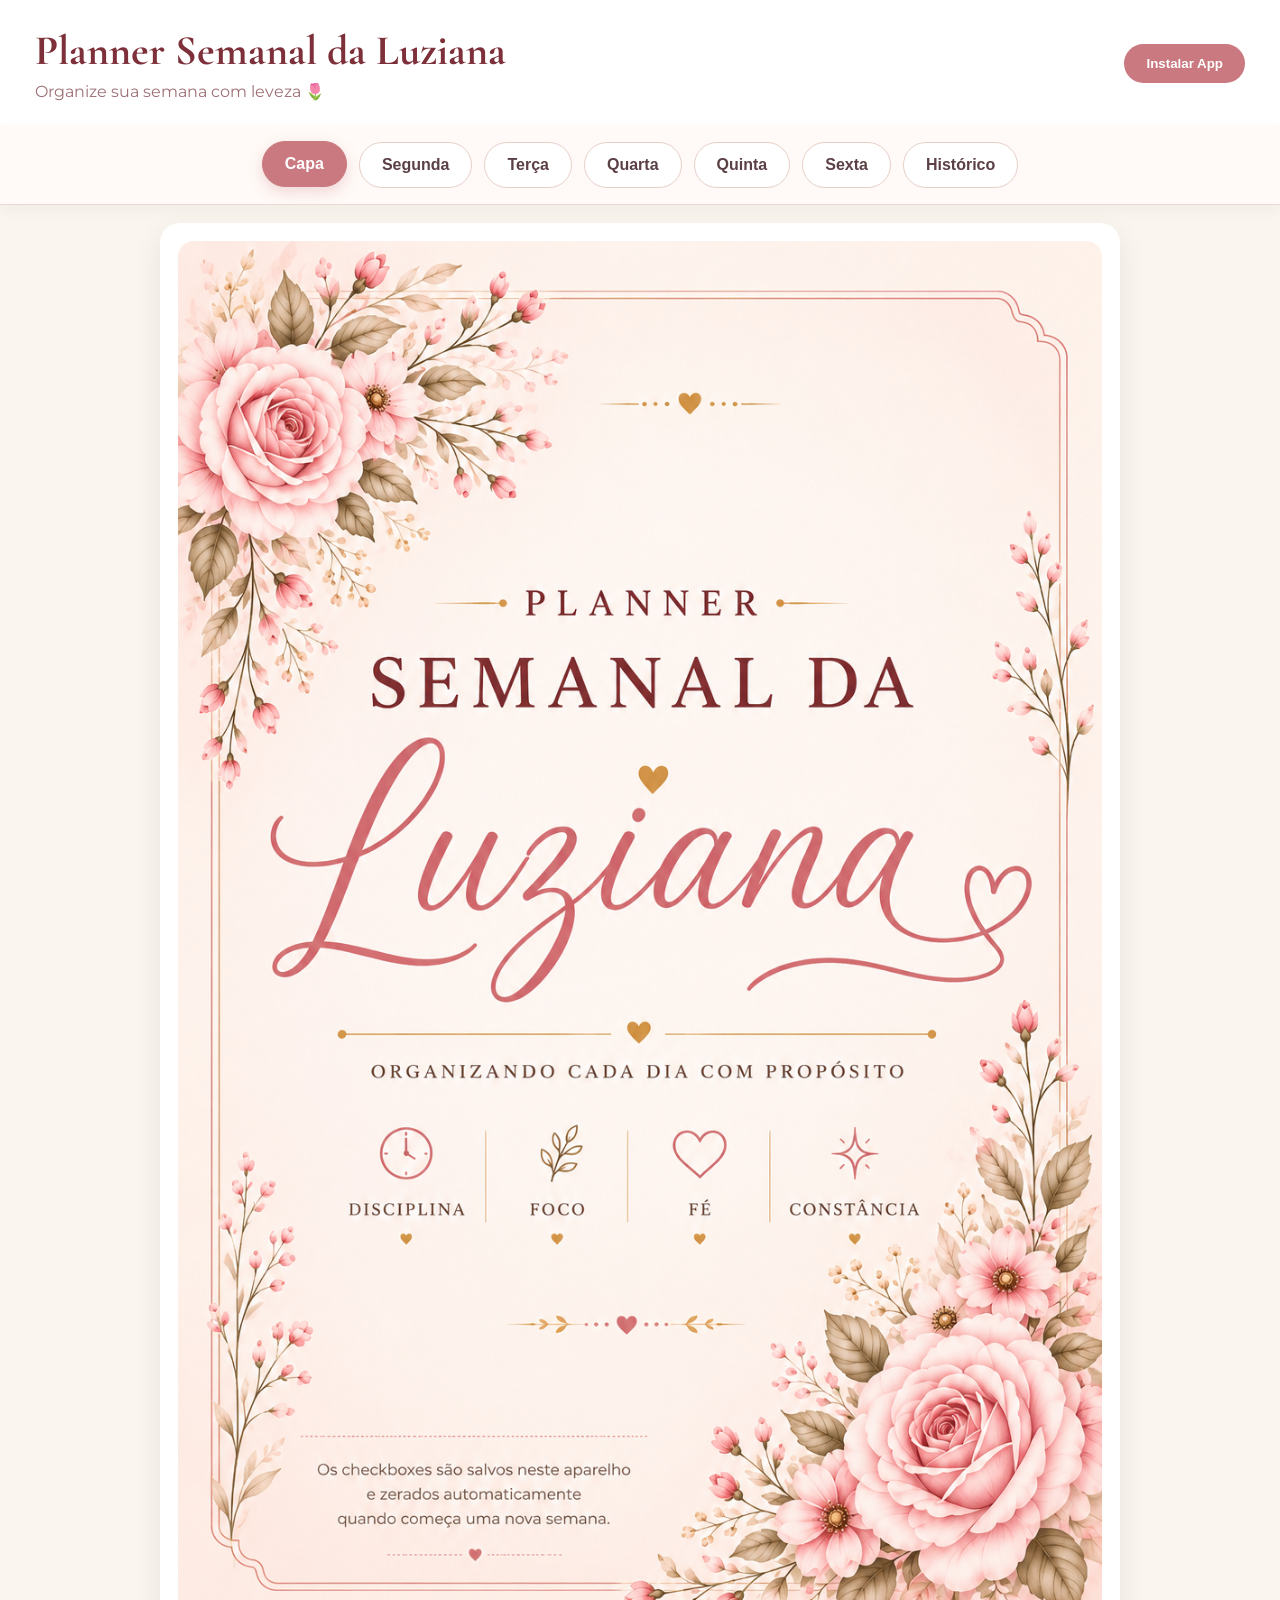
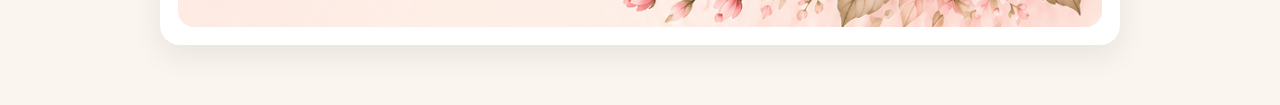
<file: index.html>
<!DOCTYPE html>
<html lang="pt-BR">

<head>

<meta charset="UTF-8">
<meta name="viewport" content="width=device-width, initial-scale=1.0">

<title>Planner Semanal da Luziana</title>

<link rel="manifest" href="manifest.webmanifest">

<meta name="theme-color" content="#c9797f">

<link rel="preconnect" href="https://fonts.googleapis.com">

<link rel="preconnect" href="https://fonts.gstatic.com" crossorigin>

<link href="https://fonts.googleapis.com/css2?family=Cormorant+Garamond:wght@700&family=Montserrat:wght@400;500;600&display=swap" rel="stylesheet">

<link rel="stylesheet" href="style.css">
</head>

<body>

<header class="topbar">

<div class="logo">
<h1>Planner Semanal da Luziana</h1>
<span>Organize sua semana com leveza 🌷</span>
</div>

<button class="install-btn" id="installBtn">
Instalar App
</button>

</header>

<nav class="days-nav">

<button class="day active" data-day="capa">Capa</button>
<button class="day" data-day="segunda">Segunda</button>
<button class="day" data-day="terca">Terça</button>
<button class="day" data-day="quarta">Quarta</button>
<button class="day" data-day="quinta">Quinta</button>
<button class="day" data-day="sexta">Sexta</button>
<button class="day" data-day="historico">Histórico</button>

</nav>

<main id="app">

</main>

<button id="addTaskBtn">
+
</button>
<script src="app.js"></script>

</body>

</html>
</file>
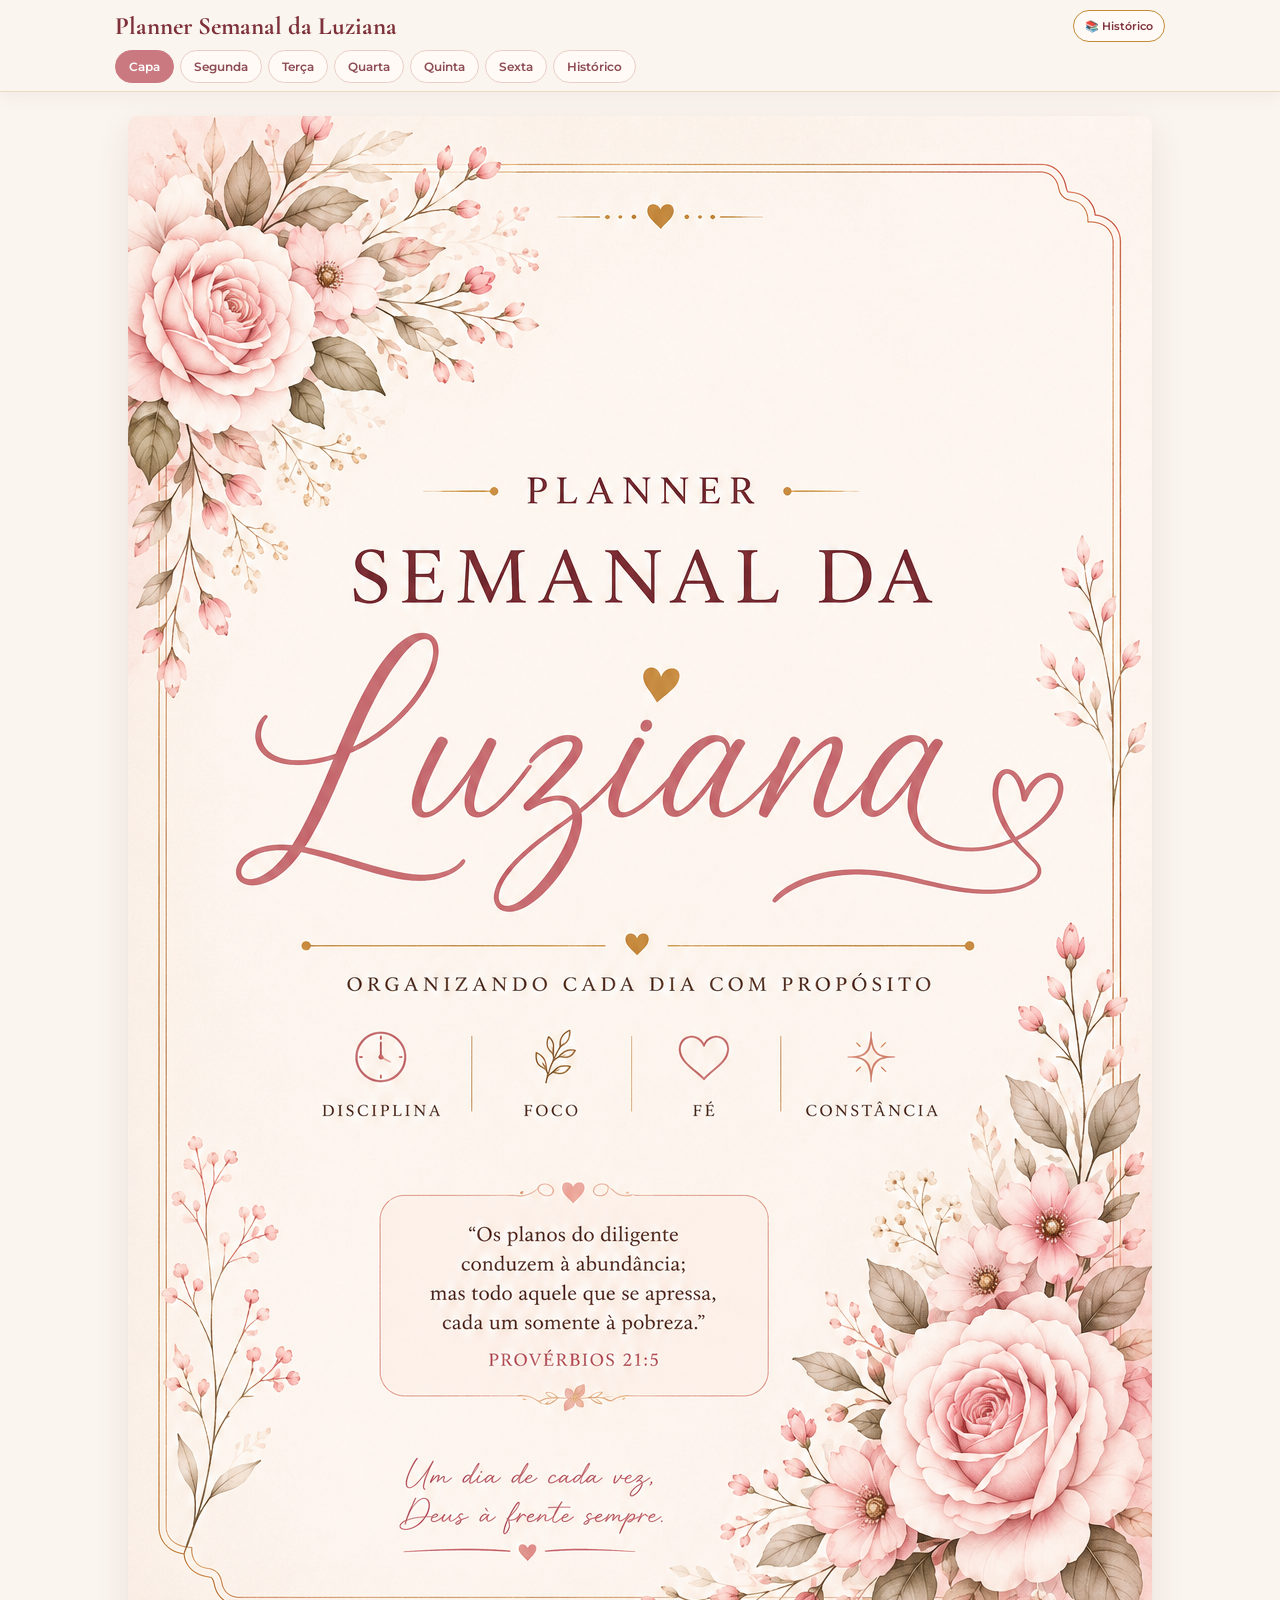
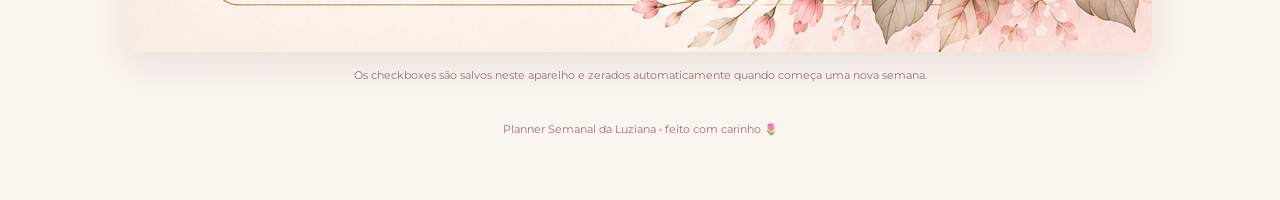
<file: index-v1-backup.html>
<!doctype html>
<html lang="pt-BR">
<head>
<meta charset="utf-8">
<meta name="viewport" content="width=device-width,initial-scale=1,viewport-fit=cover">
<meta name="theme-color" content="#c9797f">
<meta name="apple-mobile-web-app-capable" content="yes">
<meta name="apple-mobile-web-app-status-bar-style" content="default">
<meta name="apple-mobile-web-app-title" content="Planner Luziana">
<link rel="manifest" href="manifest.webmanifest">
<link rel="icon" href="assets/icon-192.png">
<title>Planner Semanal da Luziana</title>

<style>
@import url('https://fonts.googleapis.com/css2?family=Cormorant+Garamond:wght@600;700&family=Montserrat:wght@500;600&display=swap');
:root{--rose:#c9797f;--rose2:#f3d9db;--wine:#7d3039;--gold:#c28b36;--cream:#fbf5ef;--white:#fffaf6;--text:#493338;--line:#e8cfc5}
*{box-sizing:border-box}
html,body{margin:0;background:var(--cream);color:var(--text)}
body{font-family:Montserrat,system-ui,sans-serif}
button,input{font:inherit}
.topbar{position:sticky;top:0;z-index:50;background:rgba(251,245,239,.96);backdrop-filter:blur(12px);border-bottom:1px solid rgba(194,139,54,.25);padding:10px 12px 8px;box-shadow:0 4px 18px rgba(80,45,45,.06)}
.brand{display:flex;justify-content:space-between;align-items:center;max-width:1050px;margin:auto;gap:10px}
.brand-title{font-family:"Cormorant Garamond",serif;color:var(--wine);font-size:23px;font-weight:700}
.brand-actions{display:flex;gap:6px;align-items:center}
.top-action,.install{border:1px solid var(--gold);background:var(--white);color:var(--wine);border-radius:999px;padding:8px 11px;font-weight:600;font-size:11px}
.install{display:none}
.tabs{max-width:1050px;margin:8px auto 0;display:flex;gap:6px;overflow:auto;scrollbar-width:none}
.tabs::-webkit-scrollbar{display:none}
.day-tab{flex:0 0 auto;border:1px solid var(--line);background:var(--white);color:#8c4a52;border-radius:999px;padding:8px 13px;font-size:12px;font-weight:600}
.day-tab.active{background:var(--rose);color:#fff;border-color:var(--rose)}
main{padding:16px 10px 30px}
.page{display:none;max-width:1050px;margin:auto}
.page.active{display:block}
.page-art{position:relative;width:min(100%,1024px);margin:auto;line-height:0}
.page-art img{display:block;width:100%;height:auto;border-radius:10px;box-shadow:0 12px 35px rgba(79,42,42,.10)}
.hitboxes{
  position:absolute;
  inset:0;
  z-index:50;
  pointer-events:none;
}

.hitbox{
  position:absolute;
  transform:translate(-50%,-50%);
  width:48px;
  height:48px;
  border:0;
  border-radius:10px;
  background:transparent;
  cursor:pointer;
  padding:0;
  touch-action:manipulation;
  pointer-events:auto;
  z-index:51;
}

.hitbox::after{
  content:"";
  position:absolute;
  inset:6px;
  border:2px solid transparent;
  border-radius:5px;
  pointer-events:none;
}

.hitbox.checked::after{
  border-color:var(--rose);
  background:rgba(255,255,255,.74);
}

.hitbox.checked::before{
  content:"✓";
  position:absolute;
  z-index:2;
  left:50%;
  top:50%;
  transform:translate(-50%,-55%);
  color:var(--rose);
  font-weight:800;
  font-size:22px;
  line-height:1;
  pointer-events:none;
}

.hitbox.hidden-task{
  display:none;
}
.page-tools{max-width:1024px;margin:10px auto 0;display:flex;flex-wrap:wrap;gap:7px}
.action-btn{border:1px solid var(--line);background:#fff;color:var(--wine);border-radius:12px;padding:9px 12px;font-weight:600;font-size:12px}
.action-btn.primary{background:var(--rose);color:#fff;border-color:var(--rose)}
.action-btn.danger{color:#9a3f48}
.action-btn:active,.top-action:active,.day-tab:active{transform:scale(.98)}
.progress-card{max-width:1024px;margin:12px auto 0;background:var(--rose2);border-radius:18px;padding:14px 16px;color:var(--wine)}
.progress-row{display:flex;justify-content:space-between;gap:10px;font-size:12px}
.progress-bar{height:9px;background:#fff;border-radius:999px;overflow:hidden;margin-top:9px}
.progress-fill{height:100%;width:0;background:var(--rose);border-radius:999px;transition:width .25s ease}
.progress-note{text-align:center;font-size:11px;margin-top:7px;color:#8f5a5d}
.extra-card{max-width:1024px;margin:12px auto 0;background:#fffaf6;border:1px solid var(--line);border-radius:18px;padding:14px}
.extra-title{color:var(--wine);font-family:"Cormorant Garamond",serif;font-size:20px;font-weight:700;margin-bottom:8px}
.extra-list{display:grid;gap:7px}
.extra-item{display:flex;align-items:center;gap:8px;border:1px solid #eadbd4;border-radius:12px;background:#fff;padding:8px}
.extra-check{width:22px;height:22px;accent-color:var(--rose);flex:0 0 auto}
.extra-name{flex:1;font-size:12px;color:#594347}
.extra-item.done .extra-name{text-decoration:line-through;opacity:.55}
.small-btn{border:1px solid var(--line);background:#fffaf6;color:var(--wine);border-radius:9px;padding:6px 8px;font-size:11px}
.small-btn.delete{color:#9a3f48}
.footer{text-align:center;color:#9b7272;font-size:11px;padding:16px 0 24px}
.modal-backdrop{display:none;position:fixed;inset:0;z-index:100;background:rgba(54,30,32,.48);align-items:flex-end;justify-content:center;padding:0}
.modal-backdrop.open{display:flex}
.modal{width:min(100%,650px);max-height:88vh;overflow:auto;background:var(--cream);border-radius:22px 22px 0 0;padding:18px 14px 24px;box-shadow:0 -10px 35px rgba(50,25,25,.25)}
.modal-head{display:flex;justify-content:space-between;align-items:center;gap:10px;margin-bottom:12px}
.modal-title{color:var(--wine);font-family:"Cormorant Garamond",serif;font-size:25px;font-weight:700}
.close-btn{border:0;background:#fff;border-radius:50%;width:36px;height:36px;color:var(--wine);font-size:20px}
.modal-help{background:#fffaf6;border:1px solid var(--line);border-radius:12px;padding:10px;font-size:11px;line-height:1.45;color:#75565a;margin-bottom:12px}
.manager-list{display:grid;gap:8px}
.manager-row{display:grid;grid-template-columns:30px 1fr auto auto;align-items:center;gap:7px;background:#fff;border:1px solid var(--line);border-radius:12px;padding:7px}
.manager-num{font-size:11px;color:#9b7272;text-align:center}
.manager-input{width:100%;border:1px solid #eadbd4;border-radius:9px;padding:9px;background:#fffaf6;color:var(--text);font-size:12px}
.manager-check{width:22px;height:22px;accent-color:var(--rose)}
.manager-actions{display:flex;gap:6px;flex-wrap:wrap;margin-top:12px}
.modal-footer{display:flex;gap:7px;margin-top:14px;position:sticky;bottom:0;background:var(--cream);padding-top:10px}
.modal-footer button{flex:1}
.empty{font-size:12px;color:#927276;text-align:center;padding:12px}
.history-card{background:#fffaf6;border:1px solid var(--line);border-radius:18px;padding:16px}
.history-title{font-family:"Cormant Garamond",serif;color:var(--wine);font-size:28px;font-weight:700;margin:0 0 4px}
.history-sub{font-size:11px;color:#8f6d70;margin-bottom:12px}
.history-list{display:grid;gap:8px}
.history-item{display:grid;grid-template-columns:1fr auto;gap:8px;align-items:center;border:1px solid #eadbd4;border-radius:12px;padding:10px;background:#fff}
.history-week{font-weight:600;color:var(--wine);font-size:12px}
.history-count{font-size:11px;color:#8d6a6d;margin-top:3px}
.badge{min-width:58px;text-align:center;border-radius:999px;padding:6px 8px;background:var(--rose2);color:var(--wine);font-size:11px;font-weight:700}
.history-empty{text-align:center;color:#947276;font-size:12px;padding:20px 8px}
.toast{position:fixed;left:50%;bottom:20px;z-index:150;transform:translateX(-50%) translateY(20px);background:#493338;color:#fff;padding:10px 14px;border-radius:999px;font-size:11px;opacity:0;pointer-events:none;transition:.25s ease}
.toast.show{opacity:1;transform:translateX(-50%) translateY(0)}
@media(min-width:700px){
  main{padding:24px 20px 40px}.brand-title{font-size:25px}.hitbox{width:56px;height:56px}
  .modal-backdrop{align-items:center;padding:20px}.modal{border-radius:22px;max-height:85vh}
}
</style>
</head>
<body>
<header class="topbar">
  <div class="brand">
    <div class="brand-title">Planner Semanal da Luziana</div>
    <div class="brand-actions">
      <button id="historyTopBtn" class="top-action">📚 Histórico</button>
      <button id="installBtn" class="install">Instalar</button>
    </div>
  </div>
  <nav class="tabs" aria-label="Dias da semana">
    <button class="day-tab active" data-page="cover">Capa</button>
    <button class="day-tab" data-page="segunda">Segunda</button>
    <button class="day-tab" data-page="terca">Terça</button>
    <button class="day-tab" data-page="quarta">Quarta</button>
    <button class="day-tab" data-page="quinta">Quinta</button>
    <button class="day-tab" data-page="sexta">Sexta</button>
    <button class="day-tab" data-page="historico">Histórico</button>
  </nav>
</header>

<main>
<section class="page active" id="page-cover">
  <div class="page-art"><img src="assets/cover.png" alt="Capa do Planner Semanal da Luziana"></div>
  <div class="footer">Os checkboxes são salvos neste aparelho e zerados automaticamente quando começa uma nova semana.</div>
</section>

<section class="page day-page" id="page-segunda" data-day="segunda">
 <div class="page-art">
    <img src="assets/segunda.png" alt="Página de Segunda-feira">

    <div class="task-labels"></div>

    <div class="hitboxes"></div>
</div>
  <div class="page-tools"><button class="action-btn primary manage-btn">✏️ Editar tarefas</button><button class="action-btn clear-btn">🧹 Limpar marcações</button></div>
  <div class="progress-card"><div class="progress-row"><span>Progresso de Segunda</span><strong class="progress-percent">0%</strong></div><div class="progress-bar"><div class="progress-fill"></div></div><div class="progress-note progress-note-text">0 tarefas concluídas</div></div>
  <div class="extra-card" hidden><div class="extra-title">➕ Tarefas adicionadas</div><div class="extra-list"></div></div>
</section>
<section class="page day-page" id="page-terca" data-day="terca">
  <div class="page-art">
    <img src="assets/terca.png" alt="Página de Terça-feira">

    <div class="task-labels"></div>

    <div class="hitboxes"></div>
</div>
  <div class="page-tools"><button class="action-btn primary manage-btn">✏️ Editar tarefas</button><button class="action-btn clear-btn">🧹 Limpar marcações</button></div>
  <div class="progress-card"><div class="progress-row"><span>Progresso de Terça</span><strong class="progress-percent">0%</strong></div><div class="progress-bar"><div class="progress-fill"></div></div><div class="progress-note progress-note-text">0 tarefas concluídas</div></div>
  <div class="extra-card" hidden><div class="extra-title">➕ Tarefas adicionadas</div><div class="extra-list"></div></div>
</section>
<section class="page day-page" id="page-quarta" data-day="quarta">
 <div class="page-art">
    <img src="assets/quarta.png" alt="Página de Quarta-feira">

    <div class="task-labels"></div>

    <div class="hitboxes"></div>
</div>
  <div class="page-tools"><button class="action-btn primary manage-btn">✏️ Editar tarefas</button><button class="action-btn clear-btn">🧹 Limpar marcações</button></div>
  <div class="progress-card"><div class="progress-row"><span>Progresso de Quarta</span><strong class="progress-percent">0%</strong></div><div class="progress-bar"><div class="progress-fill"></div></div><div class="progress-note progress-note-text">0 tarefas concluídas</div></div>
  <div class="extra-card" hidden><div class="extra-title">➕ Tarefas adicionadas</div><div class="extra-list"></div></div>
</section>
<section class="page day-page" id="page-quinta" data-day="quinta">
 <div class="page-art">
    <img src="assets/quinta.png" alt="Página de Quinta-feira">

    <div class="task-labels"></div>

    <div class="hitboxes"></div>
</div>
  <div class="page-tools"><button class="action-btn primary manage-btn">✏️ Editar tarefas</button><button class="action-btn clear-btn">🧹 Limpar marcações</button></div>
  <div class="progress-card"><div class="progress-row"><span>Progresso de Quinta</span><strong class="progress-percent">0%</strong></div><div class="progress-bar"><div class="progress-fill"></div></div><div class="progress-note progress-note-text">0 tarefas concluídas</div></div>
  <div class="extra-card" hidden><div class="extra-title">➕ Tarefas adicionadas</div><div class="extra-list"></div></div>
</section>
<section class="page day-page" id="page-sexta" data-day="sexta">
  <div class="page-art">
    <img src="assets/sexta.png" alt="Página de Sexta-feira">

    <div class="task-labels"></div>

    <div class="hitboxes"></div>
</div>
  <div class="page-tools"><button class="action-btn primary manage-btn">✏️ Editar tarefas</button><button class="action-btn clear-btn">🧹 Limpar marcações</button></div>
  <div class="progress-card"><div class="progress-row"><span>Progresso de Sexta</span><strong class="progress-percent">0%</strong></div><div class="progress-bar"><div class="progress-fill"></div></div><div class="progress-note progress-note-text">0 tarefas concluídas</div></div>
  <div class="extra-card" hidden><div class="extra-title">➕ Tarefas adicionadas</div><div class="extra-list"></div></div>
</section>

<section class="page" id="page-historico">
  <div class="history-card">
    <h1 class="history-title">📚 Histórico das semanas</h1>
    <div class="history-sub">Aqui ficam guardados os resultados das semanas anteriores. As tarefas continuam salvas; somente as marcações são zeradas ao iniciar uma nova semana.</div>
    <div class="history-list" id="historyList"></div>
  </div>
</section>
<div class="footer">Planner Semanal da Luziana • feito com carinho 🌷</div>
</main>

<div class="modal-backdrop" id="managerModal" aria-hidden="true">
  <div class="modal" role="dialog" aria-modal="true" aria-labelledby="managerTitle">
    <div class="modal-head"><div class="modal-title" id="managerTitle">Editar tarefas</div><button class="close-btn" id="closeManager" aria-label="Fechar">×</button></div>
    <div class="modal-help">Você pode <b>alterar o nome</b>, <b>excluir</b> ou <b>adicionar</b> tarefas. As alterações ficam salvas neste aparelho. O botão <b>Limpar marcações</b> apaga somente os ✓, sem apagar nenhuma tarefa.</div>
    <div class="manager-list" id="managerList"></div>
    <div class="manager-actions"><button class="action-btn primary" id="addTaskBtn">➕ Adicionar tarefa</button></div>
    <div class="modal-footer"><button class="action-btn" id="cancelManager">Cancelar</button><button class="action-btn primary" id="saveManager">💾 Salvar alterações</button></div>
  </div>
</div>
<div class="toast" id="toast"></div>

<script>
const DEFAULT_TASKS={
  segunda:[["Acordar",26.302],["Higiene pessoal",31.055],["Café da manhã",35.807],["Arrumar a cama e organizar o quarto",40.560],["Ajudar a preparar o almoço e almoçar",45.378],["Meditar na Palavra",50.130],["Varrer a casa",54.883],["Treino",59.635],["Banho",64.388],["Trabalho",69.141],["Jantar",73.893],["Trabalhar mais um pouquinho",78.646],["Tempo livre",83.398]],
  terca:[["Acordar",26.758],["Higiene pessoal",31.510],["Café da manhã",36.263],["Arrumar a cama e organizar o quarto",41.016],["Ajudar a preparar o almoço e almoçar",45.768],["Meditar na Palavra",50.521],["Colocar roupa para lavar",55.273],["Treino",60.026],["Banho",64.779],["Estender as roupas",68.880],["Trabalho",73.503],["Jantar",78.320],["Trabalhar mais um pouquinho",83.138],["Tempo livre",85.938]],
  quarta:[["Acordar",26.497],["Higiene pessoal",31.185],["Café da manhã",35.872],["Arrumar a cama e organizar o quarto",40.560],["Ajudar a preparar o almoço e almoçar",45.247],["Meditar na Palavra",49.935],["Dobrar e guardar as roupas",54.622],["Limpar a estante",59.310],["Arrumar a mesa",63.997],["Treino",67.383],["Banho",72.070],["Trabalho",76.758],["Jantar",81.445],["Trabalhar mais um pouquinho",86.133],["Tempo livre",88.281]],
  quinta:[["Acordar",26.302],["Higiene pessoal",31.055],["Café da manhã",35.807],["Arrumar a cama e organizar o quarto",40.560],["Ajudar a preparar o almoço e almoçar",45.312],["Meditar na Palavra",50.065],["Organizar as panelas no armário",54.818],["Treino",59.570],["Banho e lavar o cabelo",64.323],["Fazer as unhas",69.076],["Trabalho",73.828],["Jantar",78.581],["Trabalhar mais um pouquinho",83.333],["Tempo livre",86.849]],
  sexta:[["Acordar",26.823],["Higiene pessoal",31.771],["Café da manhã",36.589],["Arrumar a cama e organizar o quarto",41.536],["Ajudar a preparar o almoço e almoçar",46.354],["Meditar na Palavra",51.237],["Limpeza geral da casa",56.055],["Organizar perfumes, cremes, joias e acessórios",60.938],["Banho",65.755],["Trabalho",70.638],["Jantar",75.521],["Trabalhar mais um pouquinho",80.404],["Tempo livre",85.221]]
};
const DAY_NAMES={segunda:"Segunda-feira",terca:"Terça-feira",quarta:"Quarta-feira",quinta:"Quinta-feira",sexta:"Sexta-feira"};
const TASKS_KEY="planner-luziana-tasks-v5";
const STATE_KEY="planner-luziana-checks-v5";
const WEEK_KEY="planner-luziana-week-v5";
const HISTORY_KEY="planner-luziana-history-v5";
const EXTRAS_KEY="planner-luziana-extras-v5";

function cloneDefaults(){
  const r={};
  for(const d in DEFAULT_TASKS) r[d]=DEFAULT_TASKS[d].map(t=>({name:t[0],y:t[1],custom:false}));
  return r;
}
function readJSON(key,fallback){
  try{const v=localStorage.getItem(key);return v?JSON.parse(v):fallback}catch(e){return fallback}
}
let tasks=readJSON(TASKS_KEY,null)||cloneDefaults();
let checks=readJSON(STATE_KEY,{});
let history=readJSON(HISTORY_KEY,[]);
let extraChecks=readJSON(EXTRAS_KEY,{});
let currentManagerDay=null;
let deferredPrompt=null;

function extras(){return readJSON("planner-luziana-extras-v4",{})||{}}
function saveAll(){
  localStorage.setItem(TASKS_KEY,JSON.stringify(tasks));
  localStorage.setItem(STATE_KEY,JSON.stringify(checks));
  localStorage.setItem(HISTORY_KEY,JSON.stringify(history));
  localStorage.setItem(EXTRAS_KEY,JSON.stringify(extraChecks));
}
function weekKey(date=new Date()){
  const x=new Date(Date.UTC(date.getFullYear(),date.getMonth(),date.getDate()));
  const day=x.getUTCDay()||7;x.setUTCDate(x.getUTCDate()+4-day);
  const year=x.getUTCFullYear(),start=new Date(Date.UTC(year,0,1));
  const week=Math.ceil(((((x-start)/86400000)+1)/7));
  return year+"-W"+String(week).padStart(2,"0");
}
function currentWeekLabel(){const k=weekKey();return "Semana "+k.split("-W")[1]+" • "+k.split("-W")[0]}
function makeSummary(){
  let total=0,done=0;
  for(const day of Object.keys(DAY_NAMES)){
    const list=tasks[day]||[], c=checks[day]||{};
    total+=list.length;done+=list.reduce((n,_,i)=>n+(c[i]?1:0),0);
    const ex=extras()[day]||[];total+=ex.length;
    const ec=extraChecks[day]||{};done+=ex.reduce((n,_,i)=>n+(ec[i]?1:0),0);
  }
  return {total,done,percent:total?Math.round(done/total*100):0};
}
function ensureWeek(){
  const now=weekKey(),old=localStorage.getItem(WEEK_KEY);
  if(!old){localStorage.setItem(WEEK_KEY,now);return}
  if(old!==now){
    const s=makeSummary();
    if(s.total>0){
      history=history.filter(i=>i.week!==old);
      history.unshift({week:old,percent:s.percent,done:s.done,total:s.total,date:new Date().toISOString()});
      history=history.slice(0,52);
    }
    checks={};extraChecks={};localStorage.setItem(WEEK_KEY,now);saveAll();
  }
}
function showToast(msg){
  const t=document.getElementById("toast");t.textContent=msg;t.classList.add("show");
  clearTimeout(showToast.timer);showToast.timer=setTimeout(()=>t.classList.remove("show"),1800);
}
function showPage(page){
  document.querySelectorAll(".page").forEach(p=>p.classList.toggle("active",p.id==="page-"+page));
  document.querySelectorAll(".day-tab").forEach(b=>b.classList.toggle("active",b.dataset.page===page));
  if(page==="historico")renderHistory();
}
function renderHistory(){
  const box=document.getElementById("historyList");
  if(!history.length){box.innerHTML='<div class="history-empty">Ainda não há semanas anteriores registradas.</div>';return}
  box.innerHTML=history.map(i=>`<div class="history-item"><div><div class="history-week">Semana ${escapeHTML(i.week||"")}</div><div class="history-count">${i.done||0} de ${i.total||0} tarefas concluídas</div></div><div class="badge">${i.percent||0}%</div></div>`).join("");
}
function escapeHTML(s){
  return String(s).replace(/[&<>"']/g,c=>({"&":"&amp;","<":"&lt;",">":"&gt;",'"':"&quot;","'":"&#039;"}[c]));
}
function getExtraList(day){return extras()[day]||[]}
function renderDay(day){
  const page=document.querySelector(`.day-page[data-day="${day}"]`);
  if(!page)return;

  const list=tasks[day]||[];
  const c=checks[day]||{};
  const hit=page.querySelector(".hitboxes");

  hit.innerHTML="";

  list.forEach((task,i)=>{
    const b=document.createElement("button");

    b.className="hitbox";
    b.type="button";
    b.title=task.name;
    b.setAttribute("aria-label",task.name);

    b.style.left="50%";
    b.style.top=task.y+"%";

    if(c[i]){
      b.classList.add("checked");
    }

    b.addEventListener("click",()=>{
  alert("CLIQUE FUNCIONOU!");
      checks[day]=checks[day]||{};
      checks[day][i]=!checks[day][i];

      saveAll();
      renderDay(day);
    });

    hit.appendChild(b);
  });

  renderExtras(day);

  const extrasList=getExtraList(day);
  const extraC=extraChecks[day]||{};

  const total=list.length+extrasList.length;

  const done=
    list.reduce((n,_,i)=>n+(c[i]?1:0),0)+
    extrasList.reduce((n,_,i)=>n+(extraC[i]?1:0),0);

  const percent=total
    ? Math.round(done/total*100)
    : 0;

  page.querySelector(".progress-percent").textContent=percent+"%";
  page.querySelector(".progress-fill").style.width=percent+"%";
  page.querySelector(".progress-note-text").textContent=
    done+" de "+total+" tarefas concluídas";
}


function renderExtras(day){
  const page=document.querySelector(`.day-page[data-day="${day}"]`);
  if(!page)return;

  const card=page.querySelector(".extra-card");
  const listBox=page.querySelector(".extra-list");

  const list=getExtraList(day);
  const c=extraChecks[day]||{};

  if(!list.length){
    card.hidden=true;
    listBox.innerHTML="";
    return;
  }

  card.hidden=false;
  listBox.innerHTML="";

  list.forEach((name,i)=>{
    const item=document.createElement("div");
    item.className="extra-item";

    if(c[i]){
      item.classList.add("done");
    }

    const check=document.createElement("input");
    check.type="checkbox";
    check.className="extra-check";
    check.checked=!!c[i];

    check.addEventListener("change",()=>{
      extraChecks[day]=extraChecks[day]||{};
      extraChecks[day][i]=check.checked;

      saveAll();
      renderDay(day);
    });

    const text=document.createElement("span");
    text.className="extra-name";
    text.textContent=name;

    item.appendChild(check);
    item.appendChild(text);

    listBox.appendChild(item);
  });
}


function openManager(day){
  currentManagerDay=day;

  const modal=document.getElementById("managerModal");
  const list=document.getElementById("managerList");

  list.innerHTML="";

  const dayTasks=tasks[day]||[];
  console.log("TASKS:", dayTasks);
console.log("CHECKS:", checks[day]);

  dayTasks.forEach((task,i)=>{
    addManagerRow(task.name,task.y,i);
  });

  modal.classList.add("open");
  modal.setAttribute("aria-hidden","false");
}


function addManagerRow(name="",y=50,index=null){
  const list=document.getElementById("managerList");

  const row=document.createElement("div");
  row.className="manager-row";

  const num=document.createElement("div");
  num.className="manager-num";
  num.textContent=list.children.length+1;

  const input=document.createElement("input");
  input.className="manager-input";
  input.type="text";
  input.value=name;
  input.placeholder="Nome da tarefa";

  const check=document.createElement("input");
  check.className="manager-check";
  check.type="checkbox";

  if(
    currentManagerDay &&
    index!==null &&
    checks[currentManagerDay] &&
    checks[currentManagerDay][index]
  ){
    check.checked=true;
  }
  console.log(index, checks[currentManagerDay]);

  const deleteBtn=document.createElement("button");
  deleteBtn.className="small-btn delete";
  deleteBtn.type="button";
  deleteBtn.textContent="🗑️";

  deleteBtn.addEventListener("click",()=>{
    row.remove();

    Array.from(list.children).forEach((r,n)=>{
      const number=r.querySelector(".manager-num");
      if(number){
        number.textContent=n+1;
      }
    });
  });

  row.appendChild(num);
  row.appendChild(input);
  row.appendChild(check);
  row.appendChild(deleteBtn);

  list.appendChild(row);
}


function closeManager(){
  const modal=document.getElementById("managerModal");

  modal.classList.remove("open");
  modal.setAttribute("aria-hidden","true");

  currentManagerDay=null;
}


function saveManager(){
  if(!currentManagerDay)return;

  const day=currentManagerDay;
  const rows=document.querySelectorAll("#managerList .manager-row");

  const oldTasks=tasks[day]||[];
  const oldChecks=checks[day]||{};

  const newTasks=[];
  const newChecks={};

  rows.forEach((row,i)=>{
    const input=row.querySelector(".manager-input");
    const name=input.value.trim();

    if(!name)return;

    const old=oldTasks[i];

    newTasks.push({
      name:name,
      y:old && typeof old.y==="number"
        ? old.y
        : 25+(newTasks.length*5),
      custom:true
    });

const managerCheck=row.querySelector(".manager-check");

if(managerCheck && managerCheck.checked){
  newChecks[newTasks.length-1]=true;
}
  });

tasks[day]=newTasks;
checks[day]=newChecks;

saveAll();

renderDay(day);

// força a atualização da página aberta
const activePage=document.querySelector(".page.active");
if(activePage && activePage.dataset.day===day){
    renderDay(day);
}

closeManager();

showToast("Tarefas salvas com sucesso 🌷");
}


function clearDay(day){
  checks[day]={};

  saveAll();
  renderDay(day);

  showToast("Marcações limpas");
}
// Eventos do modal
document.getElementById("saveManager").addEventListener("click", saveManager);

document.getElementById("cancelManager").addEventListener("click", closeManager);

document.getElementById("closeManager").addEventListener("click", closeManager);

document.getElementById("addTaskBtn").addEventListener("click",()=>{
    addManagerRow("",50,null);
});

document.querySelectorAll(".day-tab").forEach(button=>{
  button.addEventListener("click",()=>{
    const page=button.dataset.page;

    showPage(page);
  });
});


document.getElementById("historyTopBtn").addEventListener("click",()=>{
  showPage("historico");
});


document.querySelectorAll(".day-page").forEach(page=>{
  const day=page.dataset.day;

  const manageBtn=page.querySelector(".manage-btn");
  const clearBtn=page.querySelector(".clear-btn");

  if(manageBtn){
    manageBtn.addEventListener("click",()=>{
      openManager(day);
    });
  }

  if(clearBtn){
    clearBtn.addEventListener("click",()=>{
      clearDay(day);
    });
  }
});


/* Inicialização */

ensureWeek();

for(const day of Object.keys(DAY_NAMES)){
  renderDay(day);
}

showPage("cover");
const install=document.getElementById("installBtn");

if(install){
  install.style.display="none";
}

deferredPrompt=null;

/* Service Worker */

if("serviceWorker" in navigator){
  window.addEventListener("load",()=>{
    navigator.serviceWorker.register("./sw.js")
      .then(()=>{
        console.log("Service Worker registrado");
      })
      .catch(err=>{
        console.log("Service Worker não registrado",err);
      });
  });
}

</script>
</body>
</html>
</file>
<file: style.css>
:root{
--rose:#c9797f;
--wine:#7d3039;
--cream:#fbf5ef;
--white:#ffffff;
--line:#ead9d1;
}

*{
margin:0;
padding:0;
box-sizing:border-box;
}

body{
background:var(--cream);
font-family:Montserrat,sans-serif;
color:#493338;
}

.topbar{
background:#fff;
padding:25px 35px;
display:flex;
justify-content:space-between;
align-items:center;
box-shadow:0 4px 20px rgba(0,0,0,.05);
}

.logo h1{
font-family:"Cormorant Garamond",serif;
font-size:42px;
color:var(--wine);
}

.logo span{
display:block;
margin-top:6px;
color:#9d7075;
}

.install-btn{
background:var(--rose);
color:#fff;
border:none;
padding:12px 22px;
border-radius:30px;
font-weight:600;
cursor:pointer;
}

.days-nav{
    background:#fff;
    display:flex;
    justify-content:center;
    gap:12px;
    padding:18px 14px;
    border-bottom:1px solid var(--line);
    overflow-x:auto;
}

.day{
    padding:15px 26px;
    border-radius:32px;
    border:1px solid #e7cfc7;
    background:#fff;
    cursor:pointer;
    font-size:20px;
    font-weight:600;
    transition:.25s;
    white-space:nowrap;
    min-height:56px;
    display:flex;
    align-items:center;
    justify-content:center;
    flex-shrink:0;
}

.day.active{
    background:var(--rose);
    color:#fff;
    border-color:var(--rose);
}

#app{
    max-width:1000px;
    margin:10px auto 40px;
    padding:10px 20px 20px;
}

.cover{
    background:white;
    padding:18px;
    border-radius:20px;
    box-shadow:0 10px 30px rgba(0,0,0,.08);
}

.cover img{
    width:100%;
    height:auto;
    display:block;
    border-radius:16px;
}
/* =========================================
   PLANNER
   ========================================= */

.planner{
    position:relative;
    overflow:hidden;
    background:#fffaf7;
    border-radius:24px;
    padding:35px;
    border:1px solid #ead4cc;
    box-shadow:0 10px 30px rgba(0,0,0,.08);
}

/* =========================================
   TÍTULO
   ========================================= */

.planner h2{
    font-size:36px;
    text-align:center;
    color:#7d3039;
    margin-bottom:20px;
}

/* =========================================
   SEGUNDA-FEIRA — BASE DA DECORAÇÃO
   ========================================= */

.planner-segunda {
    position: relative;
    overflow: hidden;
    background: #fffaf7;
    border: 1px solid #ead4cc;
}

/* Moldura interna delicada */
.planner-segunda::before {
    content: "";
    position: absolute;
    inset: 14px;
    border: 1px solid rgba(201, 121, 127, 0.25);
    border-radius: 18px;
    pointer-events: none;
    z-index: 0;
}

/* Mantém o conteúdo acima da decoração */
/* =========================================
   QUARTA-FEIRA — DECORAÇÃO FLORAL
   ========================================= */

.planner-quarta {
    position: relative;
    overflow: hidden;
    background-color: #fffaf7;
    border: 1px solid #ead4cc;

    /* Flores dos quatro cantos */
    background-image:
        url("flores/quarta-canto-superior-esquerdo.png"),
        url("flores/quarta-canto-superior-direito.png"),
        url("flores/quarta-canto-inferior-esquerdo.png"),
        url("flores/quarta-canto-inferior-direito.png");

    background-repeat:
        no-repeat,
        no-repeat,
        no-repeat,
        no-repeat;

    background-position:
        left top,
        right top,
        left bottom,
        right bottom;

    background-size:
        180px 180px,
        180px 180px,
        180px 180px,
        180px 180px;
}

/* Mantém todo o conteúdo acima das flores */
.planner-quarta > * {
    position: relative;
    z-index: 2;
}

/* =========================================
   TAREFAS
   ========================================= */

.task{
    display:flex;
    align-items:center;
    padding:22px 24px;
    margin:15px 0;
    min-height:68px;
    border-radius:18px;
    background:#fcf8f7;
    border:1px solid #ead9d1;
    transition:.25s;
}

.task:hover{
    background:#fff2f3;
    transform:translateX(5px);
}

.task label{
    display:flex;
    align-items:center;
    width:100%;
    cursor:pointer;
}

.task input{
    width:30px;
    height:30px;
    margin-right:20px;
    accent-color:#c9797f;
    cursor:pointer;
    flex-shrink:0;
}
.task span{
    font-size:21px;
    font-weight:500;
    color:#5b4045;
    line-height:1.5;
}

/* =========================================
   PROGRESSO
   ========================================= */

.percent{
    text-align:center;
    font-size:19px;
    font-weight:bold;
    color:#7d3039;
    margin-bottom:15px;
}

.progress{
    width:100%;
    height:14px;
    background:#ead9d1;
    border-radius:20px;
    overflow:hidden;
    margin-bottom:30px;
}

.progress-bar{
    width:0%;
    height:100%;
    background:#c9797f;
    transition:.4s;
}

/* =========================================
   BOTÕES EDITAR / EXCLUIR
   ========================================= */

.edit-task,
.delete-task{
    border:none;
    background:transparent;
    font-size:30px;
    cursor:pointer;
    padding:8px;
    margin-left:12px;
    min-width:48px;
    min-height:48px;
    display:flex;
    align-items:center;
    justify-content:center;
    flex-shrink:0;
}

.edit-task:hover,
.delete-task:hover{
    opacity:1;
    transform:scale(1.1);
}

/* =========================================
   BOTÃO ADICIONAR
   ========================================= */
#addTaskBtn{
    position:fixed;
    right:25px;
    bottom:25px;
    width:82px;
    height:82px;
    display:flex;
    align-items:center;
    justify-content:center;
    border:none;
    border-radius:50%;
    background:#c9797f;
    color:white;
    font-size:48px;
    font-weight:bold;
    cursor:pointer;
    box-shadow:0 10px 25px rgba(0,0,0,.25);
    transition:.25s;
    z-index:999;
}

#addTaskBtn:hover{
    transform:scale(1.08);
    background:#b86670;
}
/* =========================================
   SEGUNDA-FEIRA — DECORAÇÃO FLORAL
   ========================================= */

/* Flores dos quatro cantos da Segunda-feira */
.planner-segunda {
    position: relative;
    overflow: hidden;
    background-color: #fffaf7;
    border: 1px solid #ead4cc;

    background-image:
        url("flores/segunda-canto-superior-esquerdo.png"),
        url("flores/segunda-canto-superior-direito.png"),
        url("flores/segunda-canto-inferior-esquerdo.png"),
        url("flores/segunda-canto-inferior-direito.png");

    background-repeat:
        no-repeat,
        no-repeat,
        no-repeat,
        no-repeat;

    background-position:
        left top,
        right top,
        left bottom,
        right bottom;

    background-size:
        180px 180px,
        180px 180px,
        210px 210px,
        180px 180px;
}

/* Mantém todo o conteúdo acima das flores */
.planner-segunda > * {
    position: relative;
    z-index: 2;
}
@media (max-width:600px){

    #app{
        margin:5px auto 35px;
        padding:5px 12px 20px;
    }

    .planner{
        padding:30px 20px;
        border-radius:22px;
    }

    .planner h2{
        font-size:34px;
        margin-bottom:18px;
    }

    .task{
        padding:21px 18px;
        min-height:70px;
        margin:14px 0;
    }

    .task span{
        font-size:21px;
    }

    .task input{
        width:30px;
        height:30px;
        margin-right:18px;
    }

    .edit-task,
    .delete-task{
        font-size:30px;
        min-width:48px;
        min-height:48px;
        padding:8px;
    }

    #addTaskBtn{
        width:82px;
        height:82px;
        right:20px;
        bottom:20px;
        font-size:48px;
    }
}
/* =========================================
   AJUSTES FINAIS — PLANNER
   ========================================= */

/* 1 — Aproxima o planner da barra dos dias */
#app{
    margin:0 auto 40px;
    padding:0 20px 20px;
}


/* 2 — Refinamento da barra dos dias */
.days-nav{
    gap:10px;
    padding:16px 12px;
    background:#fff;
    box-shadow:0 3px 12px rgba(0,0,0,.035);
}

.day{
    min-height:54px;
    padding:14px 24px;
    font-size:20px;
    border-radius:30px;
    transition:
        background .25s ease,
        color .25s ease,
        transform .2s ease,
        box-shadow .25s ease;
}

.day:hover{
    transform:translateY(-1px);
}

.day.active{
    box-shadow:0 5px 14px rgba(201,121,127,.20);
}


/* 3 — Melhor alinhamento das tarefas */
.task label{
    flex:1;
    min-width:0;
}

.task span{
    flex:1;
    min-width:0;
}

.edit-task,
.delete-task{
    flex-shrink:0;
}


/* 4 — Aparência das tarefas concluídas */
.task:has(input:checked){
    background:#fff1f2;
    border-color:#e6c3c5;
}

.task:has(input:checked) span{
    color:#76545a;
}


/* Mantém a decoração floral acima do fundo,
   mas abaixo do conteúdo */
.planner-segunda::before{
    pointer-events:none;
}


/* Ajustes para celular */
@media (max-width:600px){

    #app{
        margin:0 auto 35px;
        padding:0 12px 20px;
    }

    .days-nav{
        gap:9px;
        padding:15px 10px;
    }

    .day{
        min-height:54px;
        padding:14px 22px;
        font-size:20px;
    }

    .task{
        padding:21px 18px;
        margin:14px 0;
    }

    .task span{
        font-size:21px;
        line-height:1.45;
    }

    .edit-task,
    .delete-task{
        min-width:48px;
        min-height:48px;
    }
}
/* =========================================
   TERÇA-FEIRA — FLORES
   ========================================= */

.planner-terca {
    position: relative;
    overflow: hidden;
    background-color: #fffafc !important;

    background-image:
        url("flores/terca-canto-superior-esquerdo.png"),
        url("flores/terca-canto-superior-direito.png"),
        url("flores/terca-canto-inferior-esquerdo.png"),
        url("flores/terca-canto-inferior-direito.png") !important;

    background-repeat:
        no-repeat,
        no-repeat,
        no-repeat,
        no-repeat;

    background-position:
        left top,
        right top,
        left bottom,
        right bottom;

    background-size:
        180px 180px,
        180px 180px,
        210px 210px,
        180px 180px;
}

.planner-terca::before {
    content: "";
    position: absolute;
    inset: 14px;
    border: 1px solid rgba(150, 120, 170, .22);
    border-radius: 18px;
    pointer-events: none;
    z-index: 0;
}

.planner-terca > * {
    position: relative;
    z-index: 2;
}
/* =========================================
   QUINTA-FEIRA — DECORAÇÃO FLORAL
   ========================================= */

.planner-quinta {
    position: relative;
    overflow: hidden;
    background-color: #fffaf7;
    border: 1px solid #ead4cc;

    background-image:
        url("flores/quinta-canto-superior-esquerdo.png"),
        url("flores/quinta-canto-superior-direito.png"),
        url("flores/quinta-canto-inferior-esquerdo.png"),
        url("./flores/quinta-canto-inferior-direito.png");
    background-repeat:
        no-repeat,
        no-repeat,
        no-repeat,
        no-repeat;

    background-position:
        left top,
        right top,
        left bottom,
        right bottom;

    background-size:
        180px 180px,
        180px 180px,
        180px 180px,
        180px 180px;
}

/* Mantém o conteúdo acima das flores */
.planner-quinta > * {
    position: relative;
    z-index: 2;
}

/* =========================================
   SEXTA-FEIRA — DECORAÇÃO FLORAL
   ========================================= */

.planner-sexta {
    position: relative;
    overflow: hidden;
    background-color: #fffaf7;
    border: 1px solid #ead4cc;

    background-image:
        url("flores/sexta-canto-superior-esquerdo.png"),
        url("flores/sexta-canto-superior-direito.png"),
        url("flores/sexta-canto-inferior-esquerdo.png"),
        url("flores/sexta-canto-inferior-direito.png");

    background-repeat:
        no-repeat,
        no-repeat,
        no-repeat,
        no-repeat;

    background-position:
        left top,
        right top,
        left bottom,
        right bottom;

    background-size:
        180px 180px,
        180px 180px,
        210px 210px,
        180px 180px;
}

/* Mantém todo o conteúdo acima das flores */
.planner-sexta > * {
    position: relative;
    z-index: 2;
}
/* =========================================
   ACABAMENTO DOS BOTÕES DOS DIAS
   ========================================= */

.days-nav{
    background:#fffaf7;
    display:flex;
    justify-content:center;
    align-items:center;
    gap:12px;
    padding:16px 14px;
    border-bottom:1px solid #ead9d1;
    overflow-x:auto;
    -webkit-overflow-scrolling:touch;
    scrollbar-width:none;
}

.days-nav::-webkit-scrollbar{
    display:none;
}

.day{
    flex:0 0 auto;
    padding:12px 22px;
    min-height:46px;
    border-radius:28px;
    border:1px solid #e7cfc7;
    background:#fff;
    color:#5b4045;
    font-size:16px;
    font-weight:600;
    cursor:pointer;
    white-space:nowrap;
    transition:
        transform .2s ease,
        box-shadow .2s ease,
        background .2s ease,
        color .2s ease;
}

.day:hover{
    transform:translateY(-2px);
    box-shadow:0 5px 12px rgba(125,48,57,.10);
}

.day:active{
    transform:scale(.96);
}

.day.active{
    background:#c9797f;
    color:#fff;
    border-color:#c9797f;
    box-shadow:0 5px 14px rgba(201,121,127,.28);
    transform:translateY(-1px);
}
/* =========================================
   ACABAMENTO DA ÁREA DE NAVEGAÇÃO
   ========================================= */

.days-nav{
    box-shadow:0 4px 14px rgba(91,64,69,.06);
    position:relative;
    z-index:10;
}

#app{
    margin-top:18px;
}
/* =========================================
   CABEÇALHO — PLANNER SEMANAL DA LUZIANA
   ========================================= */

.app-header h1{
    font-size:32px;
    line-height:1.2;
    margin:8px 0 10px;
    font-weight:700;
}

.app-header p{
    font-size:18px;
    line-height:1.4;
    margin:0 0 14px;
}
/* =========================================
   HISTÓRICO - VISUAL
   ========================================= */

.planner-historico {
    padding: 28px 20px;
}

.planner-historico h2 {
    text-align: center;
    font-size: 32px;
    color: #8f3f4d;
    margin: 0 0 25px;
    font-weight: 700;
}

.historico-card {
    background: #fffaf8;
    border: 1px solid #efdcd6;
    border-radius: 22px;
    padding: 25px;
    box-shadow: 0 8px 25px rgba(120, 70, 70, 0.08);
}

.historico-card h3 {
    margin: 0;
    color: #7d3b48;
    font-size: 23px;
}

.historico-periodo {
    margin-top: 8px;
    color: #9b7378;
    font-size: 16px;
}

.historico-resumo {
    display: grid;
    grid-template-columns: repeat(3, 1fr);
    gap: 14px;
    margin-top: 25px;
}

.historico-item {
    background: #fff;
    border: 1px solid #efdcd6;
    border-radius: 16px;
    padding: 18px 10px;
    text-align: center;
}

.historico-item span {
    display: block;
    font-size: 25px;
    margin-bottom: 7px;
}

.historico-item strong {
    display: block;
    font-size: 25px;
    color: #8f3f4d;
}

.historico-item small {
    display: block;
    margin-top: 4px;
    color: #96777b;
    font-size: 13px;
}

.historico-progresso {
    margin-top: 22px;
}

.historico-progresso-bar {
    width: 100%;
    height: 13px;
    background: #eadbd5;
    border-radius: 20px;
    overflow: hidden;
}

#historicoProgressoBar {
    width: 0%;
    height: 100%;
    background: #c97883;
    border-radius: 20px;
    transition: width 0.4s ease;
}

.historico-status {
    margin-top: 18px;
    padding: 13px 16px;
    background: #fff0f1;
    border-radius: 12px;
    color: #8f3f4d;
    font-size: 15px;
}

.btn-finalizar-semana {
    width: 100%;
    margin-top: 20px;
    padding: 15px;
    border: none;
    border-radius: 14px;
    background: #c97883;
    color: white;
    font-size: 16px;
    font-weight: 600;
    cursor: pointer;
    box-shadow: 0 5px 12px rgba(150, 80, 90, 0.18);
}

.btn-finalizar-semana:hover {
    background: #b96571;
}

/* Ajuste para celular */
@media (max-width: 600px) {

    .planner-historico {
        padding: 22px 14px;
    }

    .planner-historico h2 {
        font-size: 28px;
    }

    .historico-card {
        padding: 18px;
    }

    .historico-card h3 {
        font-size: 21px;
    }

    .historico-resumo {
        gap: 8px;
    }

    .historico-item {
        padding: 14px 5px;
    }

    .historico-item span {
        font-size: 21px;
    }

    .historico-item strong {
        font-size: 21px;
    }

    .historico-item small {
        font-size: 11px;
    }
}
```css
/* =========================================
   HISTÓRICO — VISUAL MAIOR E MAIS LEGÍVEL
   ========================================= */

.planner-historico{
    padding:40px;
}

.planner-historico h2{
    font-size:42px;
    margin-bottom:32px;
}

/* Card principal */
.historico-card{
    padding:35px 30px;
    border-radius:24px;
    background:#fffaf7;
    border:1px solid #ead9d1;
    box-shadow:0 8px 25px rgba(0,0,0,.06);
}

/* Título Semana atual */
.historico-card h3{
    font-size:28px;
    color:#7d3039;
    margin-bottom:10px;
}

/* Período da semana */
.historico-periodo{
    font-size:21px;
    color:#9d7075;
    margin-bottom:28px;
}

/* =========================================
   3 QUADROS DE RESUMO
   ========================================= */

.historico-resumo{
    display:grid;
    grid-template-columns:repeat(3,1fr);
    gap:20px;
    margin-bottom:25px;
}

.historico-item{
    min-height:145px;
    padding:22px 15px;
    border:1px solid #ead9d1;
    border-radius:20px;
    background:#fff;
    display:flex;
    flex-direction:column;
    align-items:center;
    justify-content:center;
    text-align:center;
}

.historico-item span{
    font-size:34px;
    margin-bottom:8px;
}

.historico-item strong{
    font-size:38px;
    line-height:1.1;
    color:#7d3039;
}

.historico-item small{
    font-size:18px;
    color:#9d7075;
    margin-top:7px;
}

/* =========================================
   BARRA DE PROGRESSO
   ========================================= */

.historico-progresso{
    margin:25px 0;
}

.historico-progresso-bar{
    width:100%;
    height:22px;
    background:#ead9d1;
    border-radius:30px;
    overflow:hidden;
}

#historicoProgressoBar{
    width:0%;
    height:100%;
    background:#c9797f;
    border-radius:30px;
    transition:.4s ease;
}

/* =========================================
   STATUS DA SEMANA
   ========================================= */

.historico-status{
    min-height:62px;
    padding:17px 20px;
    display:flex;
    align-items:center;
    border-radius:16px;
    background:#fff1f2;
    color:#7d3039;
    font-size:21px;
    font-weight:600;
    margin:20px 0;
}

.historico-status span{
    font-size:21px;
}

/* =========================================
   BOTÃO FINALIZAR
   ========================================= */

.btn-finalizar-semana{
    width:100%;
    min-height:62px;
    padding:16px 25px;
    border:none;
    border-radius:17px;
    background:#c9797f;
    color:#fff;
    font-size:21px;
    font-weight:700;
    cursor:pointer;
    box-shadow:0 6px 16px rgba(201,121,127,.22);
    transition:.25s ease;
}

.btn-finalizar-semana:hover{
    background:#b86670;
    transform:translateY(-2px);
}

/* =========================================
   CELULAR
   ========================================= */

@media (max-width:600px){

    .planner-historico{
        padding:25px 18px;
    }

    .planner-historico h2{
        font-size:36px;
        margin-bottom:25px;
    }

    .historico-card{
        padding:25px 18px;
    }

    .historico-card h3{
        font-size:25px;
    }

    .historico-periodo{
        font-size:18px;
        margin-bottom:22px;
    }

    .historico-resumo{
        grid-template-columns:1fr;
        gap:14px;
    }

    .historico-item{
        min-height:115px;
        padding:18px;
    }

    .historico-item span{
        font-size:30px;
    }

    .historico-item strong{
        font-size:36px;
    }

    .historico-item small{
        font-size:17px;
    }

    .historico-progresso-bar{
        height:20px;
    }

    .historico-status{
        min-height:60px;
        font-size:19px;
        padding:16px;
    }

    .btn-finalizar-semana{
        min-height:60px;
        font-size:19px;
    }
}
```
/* =========================================
   AJUSTE FINAL — DIAS + HISTÓRICO
   ========================================= */

/* BOTÕES DOS DIAS — MAIORES */
.day{
    font-size:21px !important;
    font-weight:600;
    padding:15px 25px !important;
    min-height:56px !important;
}

/* No celular, mantém os dias grandes.
   A barra continua podendo rolar horizontalmente. */
@media (max-width:600px){

    .days-nav{
        gap:10px;
        padding:16px 12px;
    }

    .day{
        font-size:21px !important;
        padding:15px 25px !important;
        min-height:58px !important;
    }

    /* =====================================
       HISTÓRICO — AUMENTAR TUDO
       ===================================== */

    .planner-historico{
        padding:30px 14px !important;
    }

    .planner-historico h2{
        font-size:36px !important;
        margin-bottom:30px !important;
    }

    .historico-card{
        padding:26px 20px !important;
        border-radius:24px;
    }

    .historico-card h3{
        font-size:27px !important;
        margin-bottom:10px;
    }

    .historico-periodo{
        font-size:19px !important;
        margin-top:10px;
        margin-bottom:25px;
    }

    /* Os três quadros */
    .historico-resumo{
        gap:12px;
        margin-top:25px;
    }

    .historico-item{
        min-height:135px;
        padding:20px 10px !important;
        border-radius:18px;
    }

    .historico-item span{
        font-size:30px !important;
        margin-bottom:8px;
    }

    .historico-item strong{
        font-size:34px !important;
        line-height:1.1;
    }

    .historico-item small{
        font-size:17px !important;
        margin-top:7px;
    }

    /* Barra */
    .historico-progresso{
        margin-top:25px;
    }

    .historico-progresso-bar{
        height:20px !important;
    }

    /* Semana em andamento */
    .historico-status{
        min-height:65px;
        padding:18px 20px !important;
        margin-top:20px;
        font-size:20px !important;
        line-height:1.4;
    }

    /* Finalizar semana */
    .btn-finalizar-semana{
        min-height:64px;
        padding:17px 20px !important;
        margin-top:22px;
        font-size:20px !important;
        border-radius:17px;
    }
}
/* =========================================================
   HISTÓRICO — ACABAMENTO VISUAL
   Não altera a lógica ou o funcionamento do Planner
   ========================================================= */

.history-card {
  width: min(100%, 980px);
  margin: 24px auto;
  padding: 34px 30px;
  background: linear-gradient(145deg, #fffaf8, #fff5f2);
  border: 1px solid #efdcd7;
  border-radius: 28px;
  box-shadow: 0 12px 35px rgba(110, 60, 60, 0.10);
}

.history-title {
  margin: 0 0 10px;
  text-align: center;
  color: #873c49;
  font-size: clamp(30px, 5vw, 46px);
  font-weight: 700;
  line-height: 1.2;
}

.history-sub {
  margin: 0 auto 28px;
  max-width: 720px;
  text-align: center;
  color: #9b7378;
  font-size: clamp(16px, 2.5vw, 20px);
  line-height: 1.5;
}

.history-list {
  display: flex;
  flex-direction: column;
  gap: 22px;
}

/* Cada semana salva */
.history-item {
  position: relative;
  padding: 26px;
  background: #fffdfc;
  border: 1px solid #eddcd8;
  border-radius: 22px;
  box-shadow: 0 7px 22px rgba(110, 60, 60, 0.07);
  overflow: hidden;
}

/* Pequeno detalhe decorativo */
.history-item::before {
  content: "";
  position: absolute;
  left: 0;
  top: 0;
  bottom: 0;
  width: 6px;
  background: #cc7b85;
  border-radius: 22px 0 0 22px;
}

.history-week {
  margin-bottom: 14px;
  color: #873c49;
  font-size: clamp(21px, 3vw, 28px);
  font-weight: 700;
  line-height: 1.3;
}

.history-count {
  color: #6f5559;
  font-size: clamp(17px, 2.5vw, 21px);
  line-height: 1.7;
}

.history-count strong {
  color: #873c49;
}

/* Etiquetas */
.badge {
  display: inline-flex;
  align-items: center;
  justify-content: center;
  min-height: 34px;
  padding: 6px 14px;
  margin: 4px 6px 4px 0;
  border-radius: 999px;
  background: #f8e4e5;
  border: 1px solid #e8c7cb;
  color: #873c49;
  font-size: 15px;
  font-weight: 600;
}

/* Histórico vazio */
.history-empty {
  padding: 36px 24px;
  text-align: center;
  background: #fffaf8;
  border: 1px dashed #dfbfc3;
  border-radius: 20px;
  color: #9b7378;
  font-size: 18px;
  line-height: 1.6;
}

/* =========================================================
   CELULAR
   ========================================================= */

@media (max-width: 600px) {

  .history-card {
    margin: 16px 10px;
    padding: 26px 16px;
    border-radius: 24px;
  }

  .history-title {
    font-size: 32px;
    margin-bottom: 8px;
  }

  .history-sub {
    font-size: 16px;
    margin-bottom: 22px;
  }

  .history-list {
    gap: 16px;
  }

  .history-item {
    padding: 21px 18px;
    border-radius: 18px;
  }

  .history-item::before {
    width: 5px;
    border-radius: 18px 0 0 18px;
  }

  .history-week {
    font-size: 21px;
  }

  .history-count {
    font-size: 17px;
    line-height: 1.65;
  }

  .badge {
    font-size: 14px;
    padding: 5px 11px;
  }
}
/* =========================================================
   HISTÓRICO — TEXTO GRANDE E CONFORTÁVEL NO CELULAR
   ========================================================= */

.history-card {
  width: min(100%, 1050px);
  margin: 24px auto;
  padding: 38px 32px;
}

.history-title {
  font-size: clamp(34px, 6vw, 50px);
  margin-bottom: 18px;
}

.history-sub {
  font-size: clamp(19px, 3vw, 23px);
  line-height: 1.55;
  margin-bottom: 32px;
}

.history-list {
  gap: 26px;
}

.history-item {
  padding: 30px 28px;
  border-radius: 24px;
}

/* Nome da semana */
.history-week {
  font-size: clamp(25px, 4vw, 32px);
  line-height: 1.4;
  margin-bottom: 12px;
}

/* Datas e informações */
.history-count {
  font-size: clamp(20px, 3.2vw, 24px);
  line-height: 1.8;
}

/* Números principais */
.history-count strong {
  font-size: 1.08em;
}

/* Botões Mostrar/Ocultar detalhes */
.history-item button,
.history-item .toggle-details,
.history-item .history-toggle {
  min-height: 48px;
  padding: 10px 18px;
  font-size: 18px !important;
  font-weight: 600;
  border-radius: 12px;
}

/* Resumo da semana */
.history-item p {
  font-size: 19px;
  line-height: 1.7;
}

/* Título "Resumo da semana" e "Tarefas da semana" */
.history-item h3,
.history-item h4 {
  font-size: 23px;
  line-height: 1.4;
  margin-top: 22px;
  margin-bottom: 12px;
}

/* Cada tarefa salva no histórico */
.history-item li {
  font-size: 19px;
  line-height: 1.75;
  margin-bottom: 7px;
}

/* Nome dos dias */
.history-item .day-title,
.history-item .history-day,
.history-item strong {
  font-size: 20px;
}

/* Status das tarefas */
.history-item .task-status {
  font-size: 18px;
}

/* Etiquetas */
.badge {
  min-height: 40px;
  padding: 8px 16px;
  font-size: 17px;
}

/* =========================================================
   CELULAR — AUMENTO FORTE DA LEITURA
   ========================================================= */

@media (max-width: 600px) {

  .history-card {
    width: calc(100% - 20px);
    margin: 14px auto;
    padding: 28px 16px;
    border-radius: 24px;
  }

  .history-title {
    font-size: 36px;
    line-height: 1.2;
    margin-bottom: 16px;
  }

  .history-sub {
    font-size: 19px;
    line-height: 1.5;
    margin-bottom: 26px;
  }

  .history-list {
    gap: 18px;
  }

  .history-item {
    padding: 25px 19px;
    border-radius: 20px;
  }

  /* Semana finalizada + data */
  .history-week {
    font-size: 25px;
    line-height: 1.4;
    margin-bottom: 12px;
  }

  /* 33 concluídas / 74 tarefas / 45% */
  .history-count {
    font-size: 20px;
    line-height: 1.75;
  }

  /* Mostrar/Ocultar detalhes */
  .history-item button,
  .history-item .toggle-details,
  .history-item .history-toggle {
    min-height: 50px;
    padding: 10px 18px;
    font-size: 18px !important;
  }

  /* Resumo */
  .history-item p {
    font-size: 19px;
    line-height: 1.7;
  }

  /* Títulos internos */
  .history-item h3,
  .history-item h4 {
    font-size: 22px;
    line-height: 1.4;
    margin-top: 20px;
  }

  /* Tarefas individuais */
  .history-item li {
    font-size: 18px;
    line-height: 1.7;
    margin-bottom: 8px;
  }

  /* Dias */
  .history-item .day-title,
  .history-item .history-day,
  .history-item strong {
    font-size: 19px;
  }

  .history-item .task-status {
    font-size: 17px;
  }

  .badge {
    min-height: 40px;
    padding: 8px 14px;
    font-size: 16px;
  }
}
/* =========================================================
   HISTÓRICO — TAMANHO CORRETO NO CELULAR
   ESTE BLOCO USA AS CLASSES REAIS DO APP.JS
   ========================================================= */

/* Título "Semanas finalizadas" */
.historico-lista > h3 {
    font-size: 30px !important;
    line-height: 1.4 !important;
    color: #7d3039 !important;
    margin: 25px 0 18px !important;
}

/* Cada semana finalizada */
.historico-semana {
    width: 100% !important;
    margin: 20px 0 !important;
    padding: 28px !important;
    background: #fffaf8 !important;
    border: 1px solid #ead9d1 !important;
    border-radius: 22px !important;
    box-shadow: 0 7px 22px rgba(110,60,60,.08) !important;
}

/* Cabeçalho da semana */
.historico-semana-topo {
    display: flex !important;
    justify-content: space-between !important;
    align-items: center !important;
    gap: 15px !important;
    flex-wrap: wrap !important;
    margin-bottom: 20px !important;
}

.historico-semana-topo strong {
    font-size: 25px !important;
    line-height: 1.4 !important;
    color: #7d3039 !important;
}

.historico-semana-topo span {
    font-size: 20px !important;
    font-weight: 600 !important;
    color: #8f3f4d !important;
}

/* Números da semana */
.historico-semana-dados {
    display: grid !important;
    grid-template-columns: repeat(3, 1fr) !important;
    gap: 16px !important;
    margin: 20px 0 !important;
}

.historico-semana-dados > div {
    background: #fff !important;
    border: 1px solid #ead9d1 !important;
    border-radius: 16px !important;
    padding: 18px 10px !important;
    text-align: center !important;
}

.historico-semana-dados strong {
    display: block !important;
    font-size: 32px !important;
    line-height: 1.2 !important;
    color: #7d3039 !important;
}

.historico-semana-dados small {
    display: block !important;
    margin-top: 7px !important;
    font-size: 17px !important;
    line-height: 1.3 !important;
    color: #96777b !important;
}

/* Barra de progresso */
.historico-semana-barra {
    width: 100% !important;
    height: 18px !important;
    margin: 20px 0 !important;
    background: #ead9d1 !important;
    border-radius: 20px !important;
    overflow: hidden !important;
}

.historico-semana-barra > div {
    height: 100% !important;
    background: #c9797f !important;
    border-radius: 20px !important;
}

/* Botão Mostrar / Ocultar detalhes */
.btn-detalhes-historico {
    width: 100% !important;
    min-height: 54px !important;
    padding: 12px 18px !important;
    margin-top: 12px !important;
    border: none !important;
    border-radius: 14px !important;
    background: #f8e4e5 !important;
    color: #7d3039 !important;
    font-family: Montserrat, sans-serif !important;
    font-size: 19px !important;
    font-weight: 700 !important;
    cursor: pointer !important;
}

/* Área dos detalhes */
.historico-detalhes {
    margin-top: 20px !important;
}

.historico-detalhes-conteudo {
    padding: 24px !important;
    background: #fff !important;
    border: 1px solid #ead9d1 !important;
    border-radius: 18px !important;
}

/* Títulos "Resumo da semana" e "Tarefas da semana" */
.historico-detalhes-conteudo h4 {
    font-size: 24px !important;
    line-height: 1.4 !important;
    color: #7d3039 !important;
    margin: 20px 0 14px !important;
}

/* Informações do resumo */
.historico-detalhes-conteudo p {
    font-size: 19px !important;
    line-height: 1.7 !important;
    color: #5b4045 !important;
    margin: 8px 0 !important;
}

.historico-detalhes-conteudo p strong {
    color: #7d3039 !important;
}

/* Aviso de semana protegida */
.historico-detalhes-aviso {
    margin: 18px 0 !important;
    padding: 16px 18px !important;
    background: #fff1f2 !important;
    border-radius: 14px !important;
    color: #7d3039 !important;
    font-size: 18px !important;
    line-height: 1.6 !important;
}

/* Cada dia */
.historico-dia {
    margin-top: 25px !important;
    padding: 18px !important;
    background: #fffaf8 !important;
    border: 1px solid #ead9d1 !important;
    border-radius: 16px !important;
}

.historico-dia h5 {
    margin: 0 0 16px !important;
    font-size: 23px !important;
    line-height: 1.4 !important;
    color: #7d3039 !important;
}

/* Lista de tarefas */
.historico-lista-tarefas {
    display: flex !important;
    flex-direction: column !important;
    gap: 10px !important;
}

/* Cada tarefa */
.historico-tarefa {
    display: flex !important;
    align-items: flex-start !important;
    gap: 12px !important;
    padding: 14px !important;
    background: #fff !important;
    border: 1px solid #ead9d1 !important;
    border-radius: 12px !important;
}

.historico-tarefa-status {
    flex-shrink: 0 !important;
    font-size: 22px !important;
    line-height: 1.4 !important;
}

.historico-tarefa-texto {
    flex: 1 !important;
    min-width: 0 !important;
}

.historico-tarefa-texto strong {
    display: block !important;
    font-size: 18px !important;
    line-height: 1.4 !important;
    color: #7d3039 !important;
}

.historico-tarefa-texto span {
    display: block !important;
    font-size: 18px !important;
    line-height: 1.5 !important;
    color: #5b4045 !important;
    margin-top: 2px !important;
}

.historico-tarefa > small {
    flex-shrink: 0 !important;
    font-size: 16px !important;
    line-height: 1.4 !important;
    color: #96777b !important;
    font-weight: 600 !important;
}

/* Semana sem tarefas registradas */
.historico-sem-tarefas {
    padding: 20px !important;
    background: #fffaf8 !important;
    border: 1px dashed #dfbfc3 !important;
    border-radius: 14px !important;
}

.historico-sem-tarefas p {
    font-size: 18px !important;
    line-height: 1.6 !important;
}

.historico-sem-tarefas small {
    display: block !important;
    margin-top: 8px !important;
    font-size: 16px !important;
    line-height: 1.5 !important;
}


/* =========================================================
   CELULAR — AUMENTO FORTE
   ========================================================= */

@media (max-width: 600px) {

    .historico-lista > h3 {
        font-size: 27px !important;
        margin: 25px 4px 18px !important;
    }

    .historico-semana {
        padding: 22px 18px !important;
        margin: 18px 0 !important;
        border-radius: 20px !important;
    }

    .historico-semana-topo {
        display: block !important;
        margin-bottom: 18px !important;
    }

    .historico-semana-topo strong {
        display: block !important;
        font-size: 22px !important;
        line-height: 1.5 !important;
        margin-bottom: 5px !important;
    }

    .historico-semana-topo span {
        display: block !important;
        font-size: 18px !important;
    }

    .historico-semana-dados {
        grid-template-columns: repeat(3, 1fr) !important;
        gap: 8px !important;
        margin: 18px 0 !important;
    }

    .historico-semana-dados > div {
        min-height: 100px !important;
        padding: 14px 5px !important;
        border-radius: 14px !important;
    }

    .historico-semana-dados strong {
        font-size: 28px !important;
    }

    .historico-semana-dados small {
        font-size: 15px !important;
    }

    .historico-semana-barra {
        height: 17px !important;
        margin: 18px 0 !important;
    }

    .btn-detalhes-historico {
        min-height: 54px !important;
        font-size: 18px !important;
        padding: 12px 15px !important;
    }

    .historico-detalhes-conteudo {
        padding: 20px 16px !important;
        border-radius: 16px !important;
    }

    .historico-detalhes-conteudo h4 {
        font-size: 22px !important;
    }

    .historico-detalhes-conteudo p {
        font-size: 18px !important;
        line-height: 1.7 !important;
    }

    .historico-detalhes-aviso {
        font-size: 17px !important;
        line-height: 1.6 !important;
        padding: 15px !important;
    }

    .historico-dia {
        padding: 15px !important;
        margin-top: 20px !important;
    }

    .historico-dia h5 {
        font-size: 21px !important;
        margin-bottom: 14px !important;
    }

    .historico-tarefa {
        gap: 9px !important;
        padding: 12px !important;
    }

    .historico-tarefa-status {
        font-size: 20px !important;
    }

    .historico-tarefa-texto strong {
        font-size: 17px !important;
    }

    .historico-tarefa-texto span {
        font-size: 17px !important;
        line-height: 1.5 !important;
    }

    .historico-tarefa > small {
        font-size: 14px !important;
    }

    .historico-sem-tarefas p {
        font-size: 17px !important;
    }

    .historico-sem-tarefas small {
        font-size: 15px !important;
    }
}
/* =========================================================
   PAINEL DE NOTIFICAÇÕES
   ========================================================= */

.painel-notificacoes {
    width: 100%;
    margin: 28px 0 10px;
    padding: 26px;
    background: linear-gradient(
        145deg,
        #fffaf8,
        #fff1f2
    );
    border: 1px solid #ead9d1;
    border-radius: 22px;
    box-shadow: 0 8px 24px rgba(110, 60, 60, .08);
}

.notificacoes-cabecalho {
    display: flex;
    align-items: center;
    gap: 16px;
}

.notificacoes-icone {
    width: 58px;
    height: 58px;
    flex-shrink: 0;
    display: flex;
    align-items: center;
    justify-content: center;
    background: #f8e4e5;
    border-radius: 18px;
    font-size: 29px;
}

.notificacoes-cabecalho h3 {
    margin: 0 0 5px;
    color: #7d3039;
    font-size: 25px;
}

.notificacoes-cabecalho p {
    margin: 0;
    color: #7f666a;
    font-size: 17px;
    line-height: 1.5;
}

.notificacoes-acoes {
    display: flex;
    gap: 12px;
    margin-top: 22px;
}

.btn-notificacao {
    flex: 1;
    min-height: 52px;
    padding: 11px 16px;
    border: none;
    border-radius: 14px;
    font-size: 17px;
    font-weight: 700;
    cursor: pointer;
}

.btn-notificacao.ativar {
    background: #c9797f;
    color: white;
}

.btn-notificacao.testar {
    background: #f8e4e5;
    color: #7d3039;
}

.status-notificacoes {
    margin-top: 16px;
    padding: 13px 16px;
    border-radius: 12px;
    background: rgba(255,255,255,.75);
    color: #7d3039;
    font-size: 16px;
    line-height: 1.5;
    text-align: center;
}


/* =========================================================
   CELULAR
   ========================================================= */

@media (max-width: 600px) {

    .painel-notificacoes {
        margin-top: 22px;
        padding: 21px 16px;
        border-radius: 20px;
    }

    .notificacoes-cabecalho {
        gap: 13px;
    }

    .notificacoes-icone {
        width: 50px;
        height: 50px;
        border-radius: 15px;
        font-size: 25px;
    }

    .notificacoes-cabecalho h3 {
        font-size: 23px;
    }

    .notificacoes-cabecalho p {
        font-size: 16px;
    }

    .notificacoes-acoes {
        flex-direction: column;
        gap: 10px;
    }

    .btn-notificacao {
        width: 100%;
        min-height: 54px;
        font-size: 18px;
    }

    .status-notificacoes {
        font-size: 16px;
    }

}
</file>
